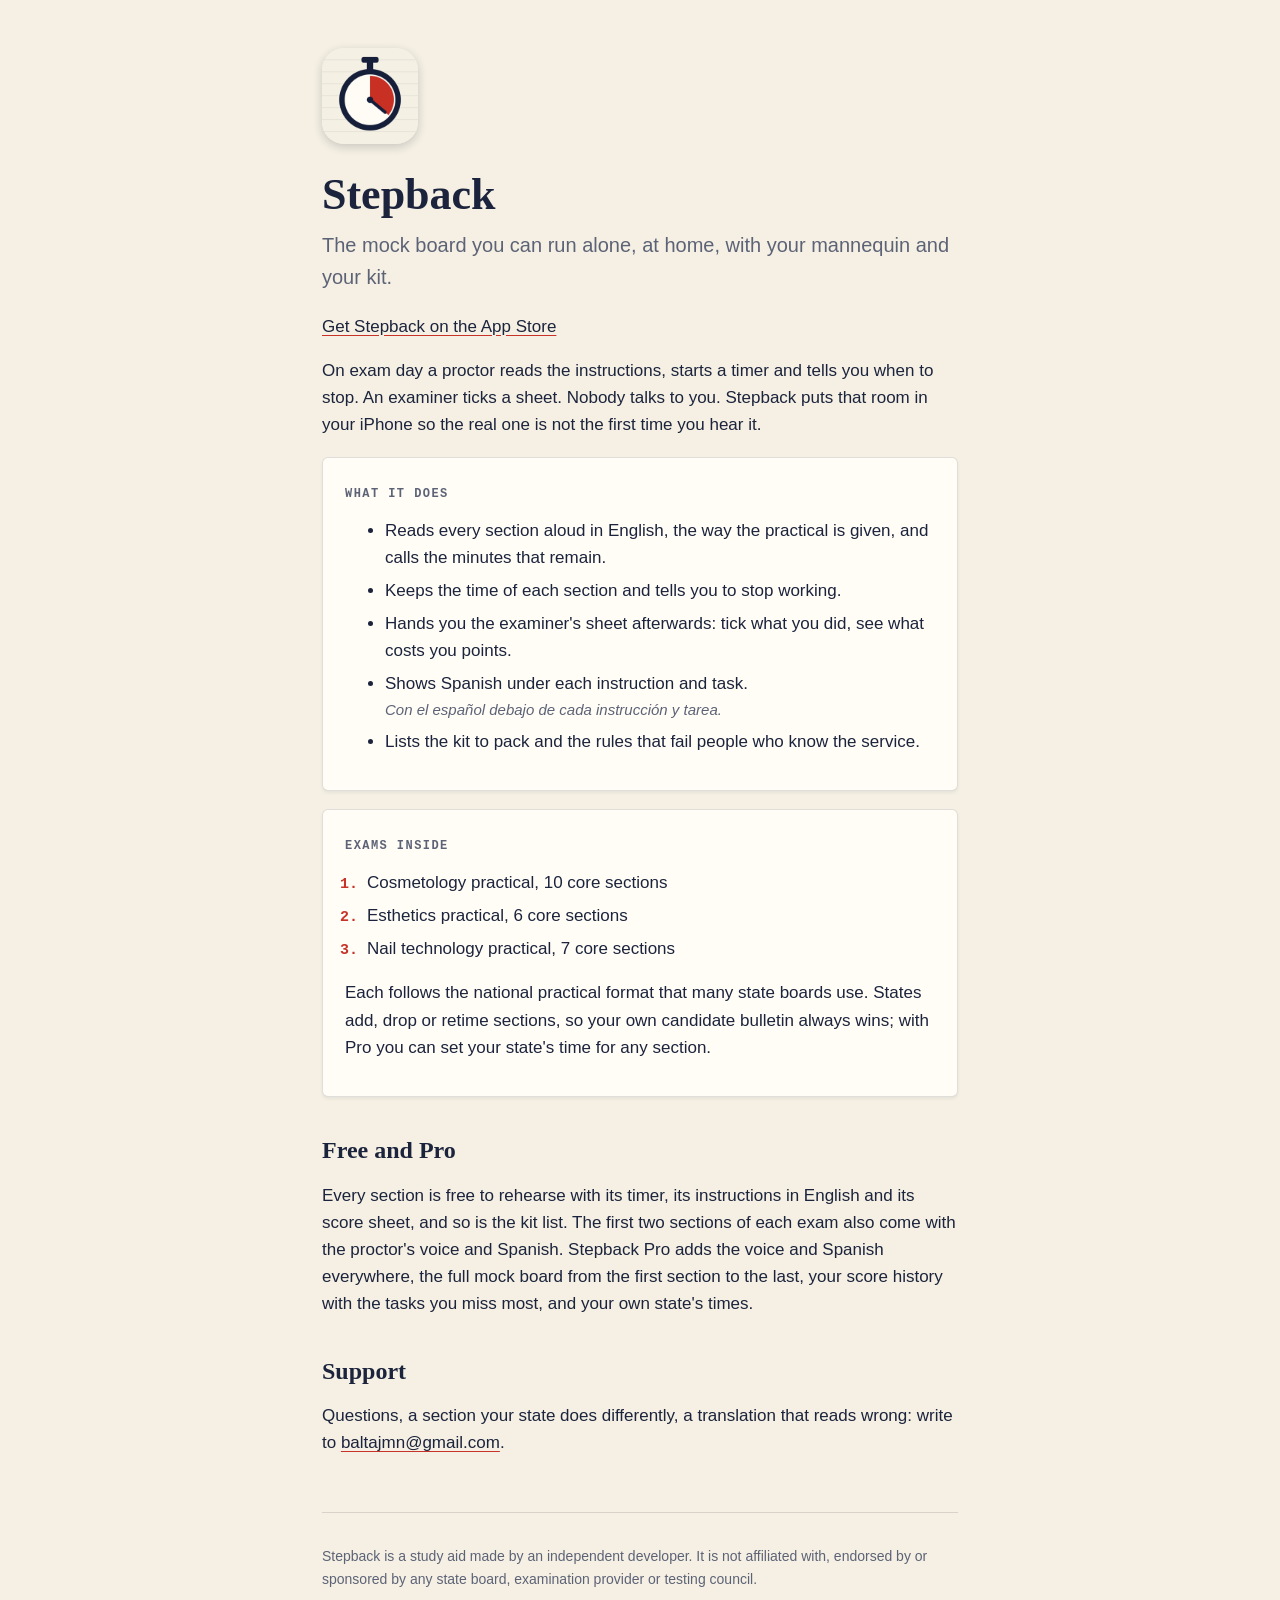
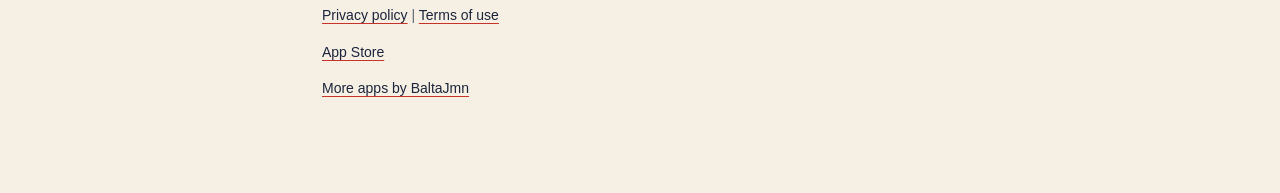
<file: index.html>
<!doctype html>
<html lang="en">
<head>
<meta charset="utf-8">
<meta name="viewport" content="width=device-width, initial-scale=1">
<title>Stepback: rehearse your state board practical exam</title>
<link rel="canonical" href="https://stepback.baltajmn.dev/">
<meta name="description" content="Stepback is an iPhone app that plays the proctor for your cosmetology, esthetics or nail technology practical exam: it reads each section aloud, keeps the time and gives you the score sheet. In English with Spanish.">
<link rel="icon" href="icon.png">
<link rel="stylesheet" href="style.css">
</head>
<body>
<main>
<img class="icon" src="icon.png" alt="Stepback app icon: a stopwatch on a score sheet">
<h1>Stepback</h1>
<p class="lead">The mock board you can run alone, at home, with your mannequin and your kit.</p>
<p><a href="https://apps.apple.com/app/apple-store/id6836683872?pt=129564006&amp;ct=web-home&amp;mt=8">Get Stepback on the App Store</a></p>

<p>On exam day a proctor reads the instructions, starts a timer and tells you when to stop. An examiner ticks a sheet. Nobody talks to you. Stepback puts that room in your iPhone so the real one is not the first time you hear it.</p>

<div class="sheet">
<p class="label">What it does</p>
<ul>
<li>Reads every section aloud in English, the way the practical is given, and calls the minutes that remain.</li>
<li>Keeps the time of each section and tells you to stop working.</li>
<li>Hands you the examiner's sheet afterwards: tick what you did, see what costs you points.</li>
<li>Shows Spanish under each instruction and task. <em class="es">Con el español debajo de cada instrucción y tarea.</em></li>
<li>Lists the kit to pack and the rules that fail people who know the service.</li>
</ul>
</div>

<div class="sheet">
<p class="label">Exams inside</p>
<ol class="sections">
<li>Cosmetology practical, 10 core sections</li>
<li>Esthetics practical, 6 core sections</li>
<li>Nail technology practical, 7 core sections</li>
</ol>
<p>Each follows the national practical format that many state boards use. States add, drop or retime sections, so your own candidate bulletin always wins; with Pro you can set your state's time for any section.</p>
</div>

<h2>Free and Pro</h2>
<p>Every section is free to rehearse with its timer, its instructions in English and its score sheet, and so is the kit list. The first two sections of each exam also come with the proctor's voice and Spanish. Stepback Pro adds the voice and Spanish everywhere, the full mock board from the first section to the last, your score history with the tasks you miss most, and your own state's times.</p>

<h2>Support</h2>
<p>Questions, a section your state does differently, a translation that reads wrong: write to <a href="mailto:baltajmn@gmail.com?subject=Stepback">baltajmn@gmail.com</a>.</p>

<footer>
<p>Stepback is a study aid made by an independent developer. It is not affiliated with, endorsed by or sponsored by any state board, examination provider or testing council.</p>
<p><a href="privacy/">Privacy policy</a> | <a href="https://www.apple.com/legal/internet-services/itunes/dev/stdeula/">Terms of use</a></p>
 <a href="https://apps.apple.com/app/apple-store/id6836683872?pt=129564006&amp;ct=web-home&amp;mt=8">App Store</a><p><a href="https://baltajmn.dev/">More apps by BaltaJmn</a></p>
</footer>
</main>
</body>
</html>
</file>
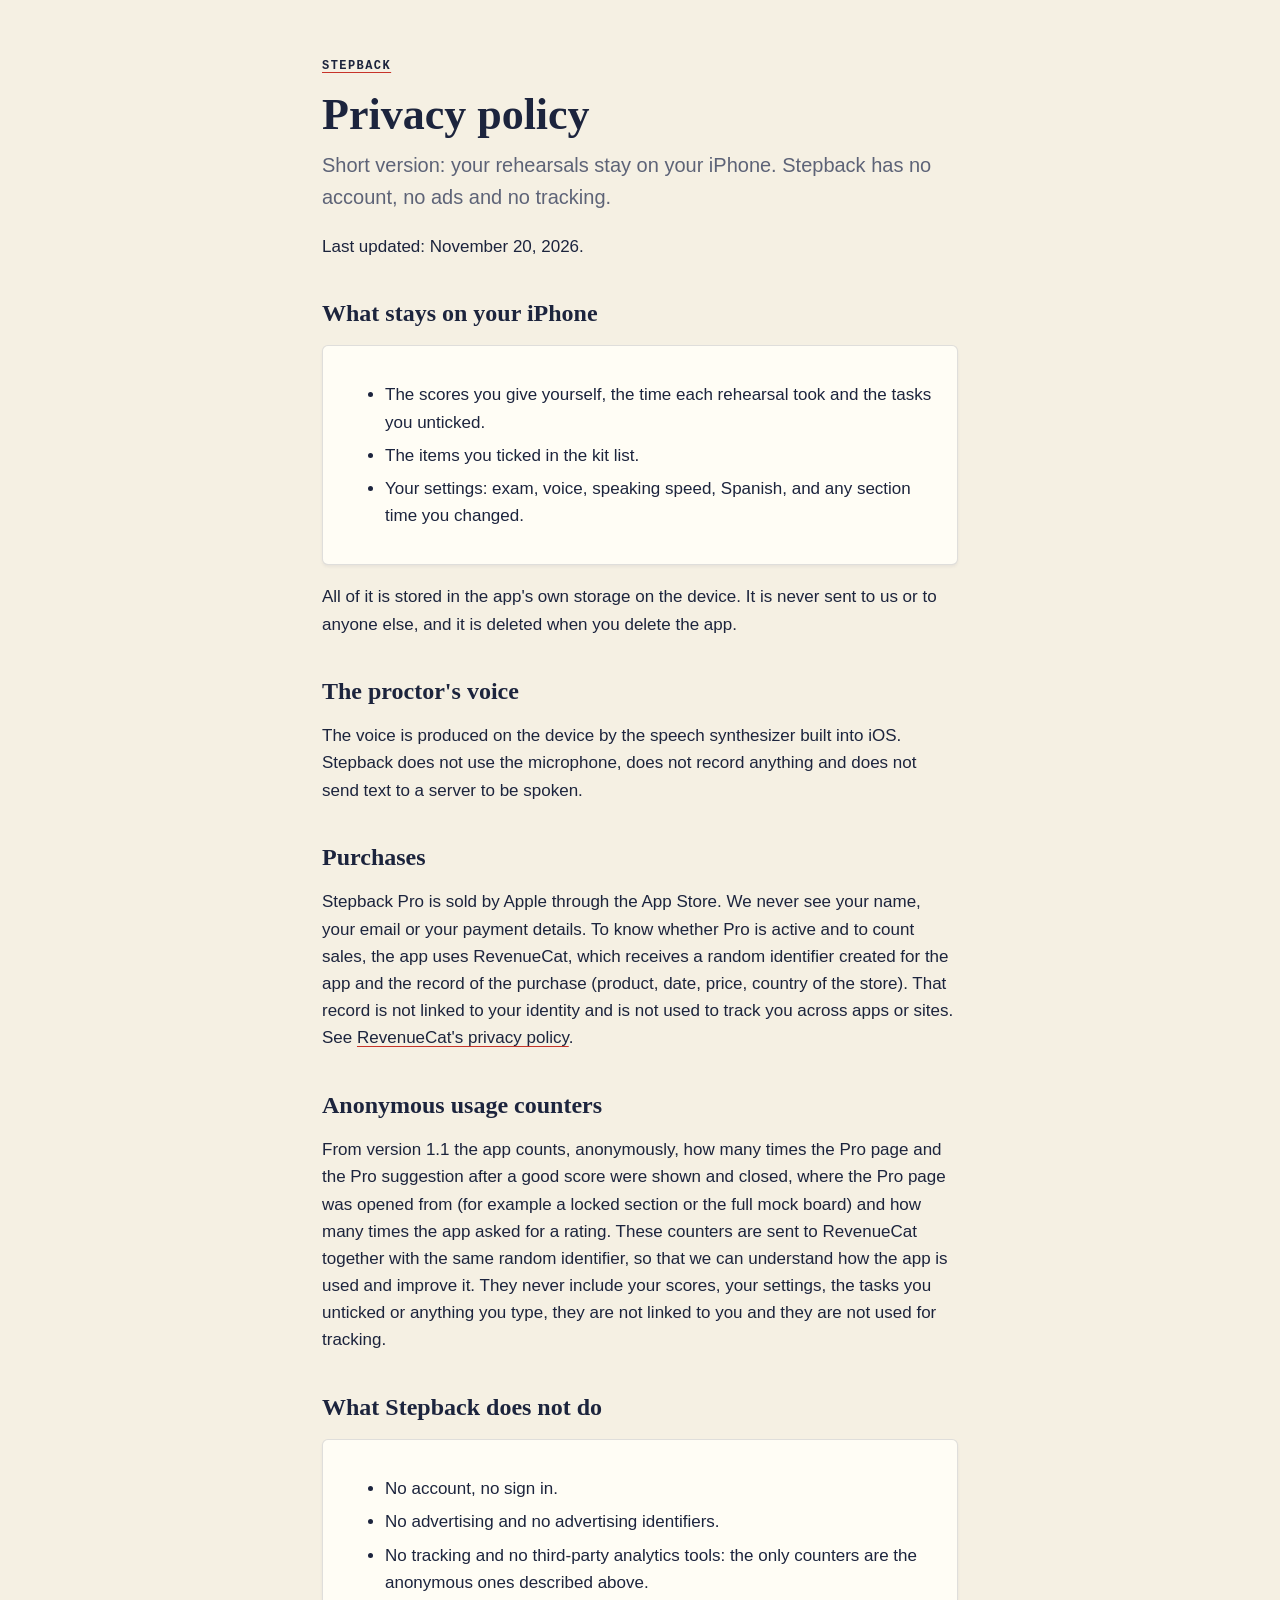
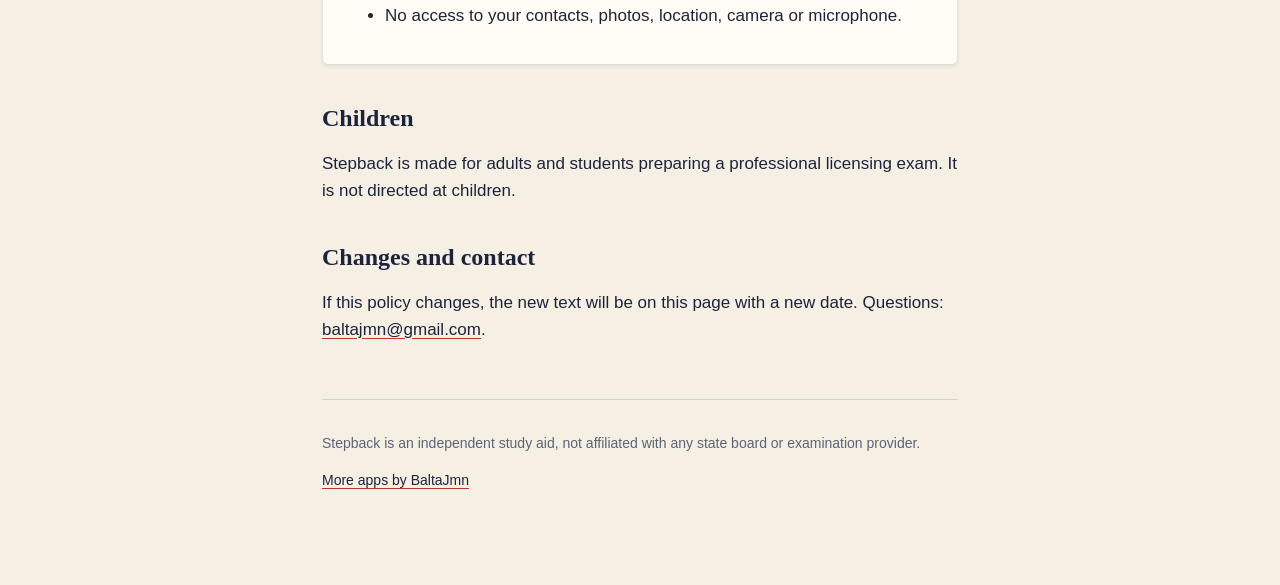
<file: privacy/index.html>
<!doctype html>
<html lang="en">
<head>
<meta charset="utf-8">
<meta name="viewport" content="width=device-width, initial-scale=1">
<title>Stepback privacy policy</title>
<link rel="icon" href="../icon.png">
<link rel="stylesheet" href="../style.css">
</head>
<body>
<main>
<p class="label"><a href="../">Stepback</a></p>
<h1>Privacy policy</h1>
<p class="lead">Short version: your rehearsals stay on your iPhone. Stepback has no account, no ads and no tracking.</p>
<p>Last updated: November 20, 2026.</p>

<h2>What stays on your iPhone</h2>
<div class="sheet">
<ul>
<li>The scores you give yourself, the time each rehearsal took and the tasks you unticked.</li>
<li>The items you ticked in the kit list.</li>
<li>Your settings: exam, voice, speaking speed, Spanish, and any section time you changed.</li>
</ul>
</div>
<p>All of it is stored in the app's own storage on the device. It is never sent to us or to anyone else, and it is deleted when you delete the app.</p>

<h2>The proctor's voice</h2>
<p>The voice is produced on the device by the speech synthesizer built into iOS. Stepback does not use the microphone, does not record anything and does not send text to a server to be spoken.</p>

<h2>Purchases</h2>
<p>Stepback Pro is sold by Apple through the App Store. We never see your name, your email or your payment details. To know whether Pro is active and to count sales, the app uses RevenueCat, which receives a random identifier created for the app and the record of the purchase (product, date, price, country of the store). That record is not linked to your identity and is not used to track you across apps or sites. See <a href="https://www.revenuecat.com/privacy">RevenueCat's privacy policy</a>.</p>

<h2>Anonymous usage counters</h2>
<p>From version 1.1 the app counts, anonymously, how many times the Pro page and the Pro suggestion after a good score were shown and closed, where the Pro page was opened from (for example a locked section or the full mock board) and how many times the app asked for a rating. These counters are sent to RevenueCat together with the same random identifier, so that we can understand how the app is used and improve it. They never include your scores, your settings, the tasks you unticked or anything you type, they are not linked to you and they are not used for tracking.</p>

<h2>What Stepback does not do</h2>
<div class="sheet">
<ul>
<li>No account, no sign in.</li>
<li>No advertising and no advertising identifiers.</li>
<li>No tracking and no third-party analytics tools: the only counters are the anonymous ones described above.</li>
<li>No access to your contacts, photos, location, camera or microphone.</li>
</ul>
</div>

<h2>Children</h2>
<p>Stepback is made for adults and students preparing a professional licensing exam. It is not directed at children.</p>

<h2>Changes and contact</h2>
<p>If this policy changes, the new text will be on this page with a new date. Questions: <a href="mailto:baltajmn@gmail.com?subject=Stepback%20privacy">baltajmn@gmail.com</a>.</p>

<footer>
<p>Stepback is an independent study aid, not affiliated with any state board or examination provider.</p>
<p><a href="https://baltajmn.dev/">More apps by BaltaJmn</a></p>
</footer>
</main>
</body>
</html>
</file>
<file: style.css>
:root { --paper: #f5f0e3; --sheet: #fffdf5; --ink: #1c243d; --soft: #5d6377; --red: #c73329; --rule: #1c243d24; }
* { box-sizing: border-box; }
body { margin: 0; background: var(--paper); color: var(--ink); font: 17px/1.6 -apple-system, "Helvetica Neue", Arial, sans-serif; }
main { max-width: 680px; margin: 0 auto; padding: 48px 22px 80px; }
h1, h2 { font-family: "New York", "Iowan Old Style", Georgia, serif; line-height: 1.15; }
h1 { font-size: 44px; margin: 18px 0 8px; }
h2 { font-size: 24px; margin: 40px 0 8px; }
p.lead { font-size: 20px; color: var(--soft); margin-top: 0; }
.label { font: 600 12px/1 ui-monospace, Menlo, monospace; letter-spacing: .12em; text-transform: uppercase; color: var(--soft); }
.sheet { background: var(--sheet); border: 1px solid var(--rule); border-radius: 6px; padding: 18px 22px; margin: 18px 0; box-shadow: 0 2px 3px #1c243d0f; }
.sheet li { margin: 6px 0; }
ol.sections { padding-left: 22px; }
ol.sections li::marker { color: var(--red); font: 700 15px ui-monospace, Menlo, monospace; }
a { color: var(--ink); text-decoration-color: var(--red); text-underline-offset: 3px; }
img.icon { width: 96px; height: 96px; border-radius: 22px; box-shadow: 0 3px 10px #1c243d33; }
footer { margin-top: 56px; padding-top: 18px; border-top: 1px solid var(--rule); font-size: 14px; color: var(--soft); }
em.es { color: var(--soft); display: block; font-size: 15px; }
</file>
